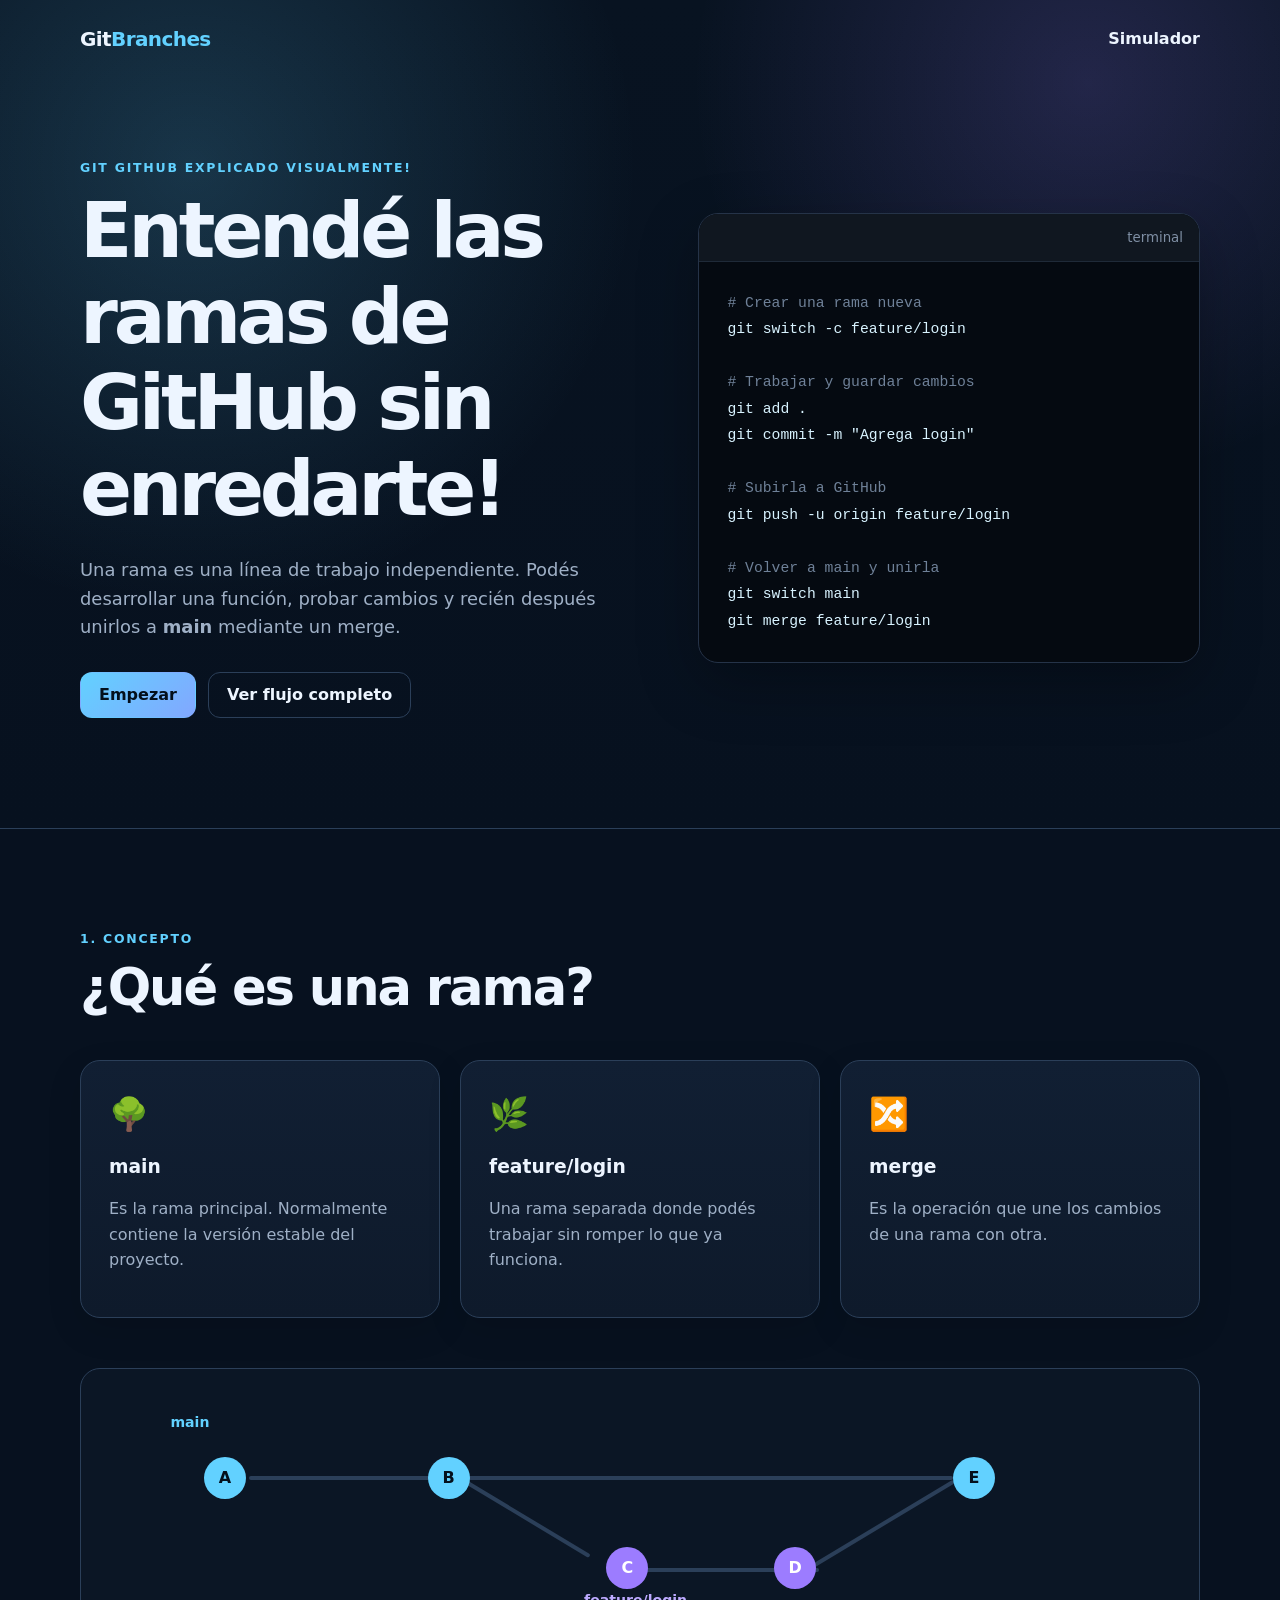
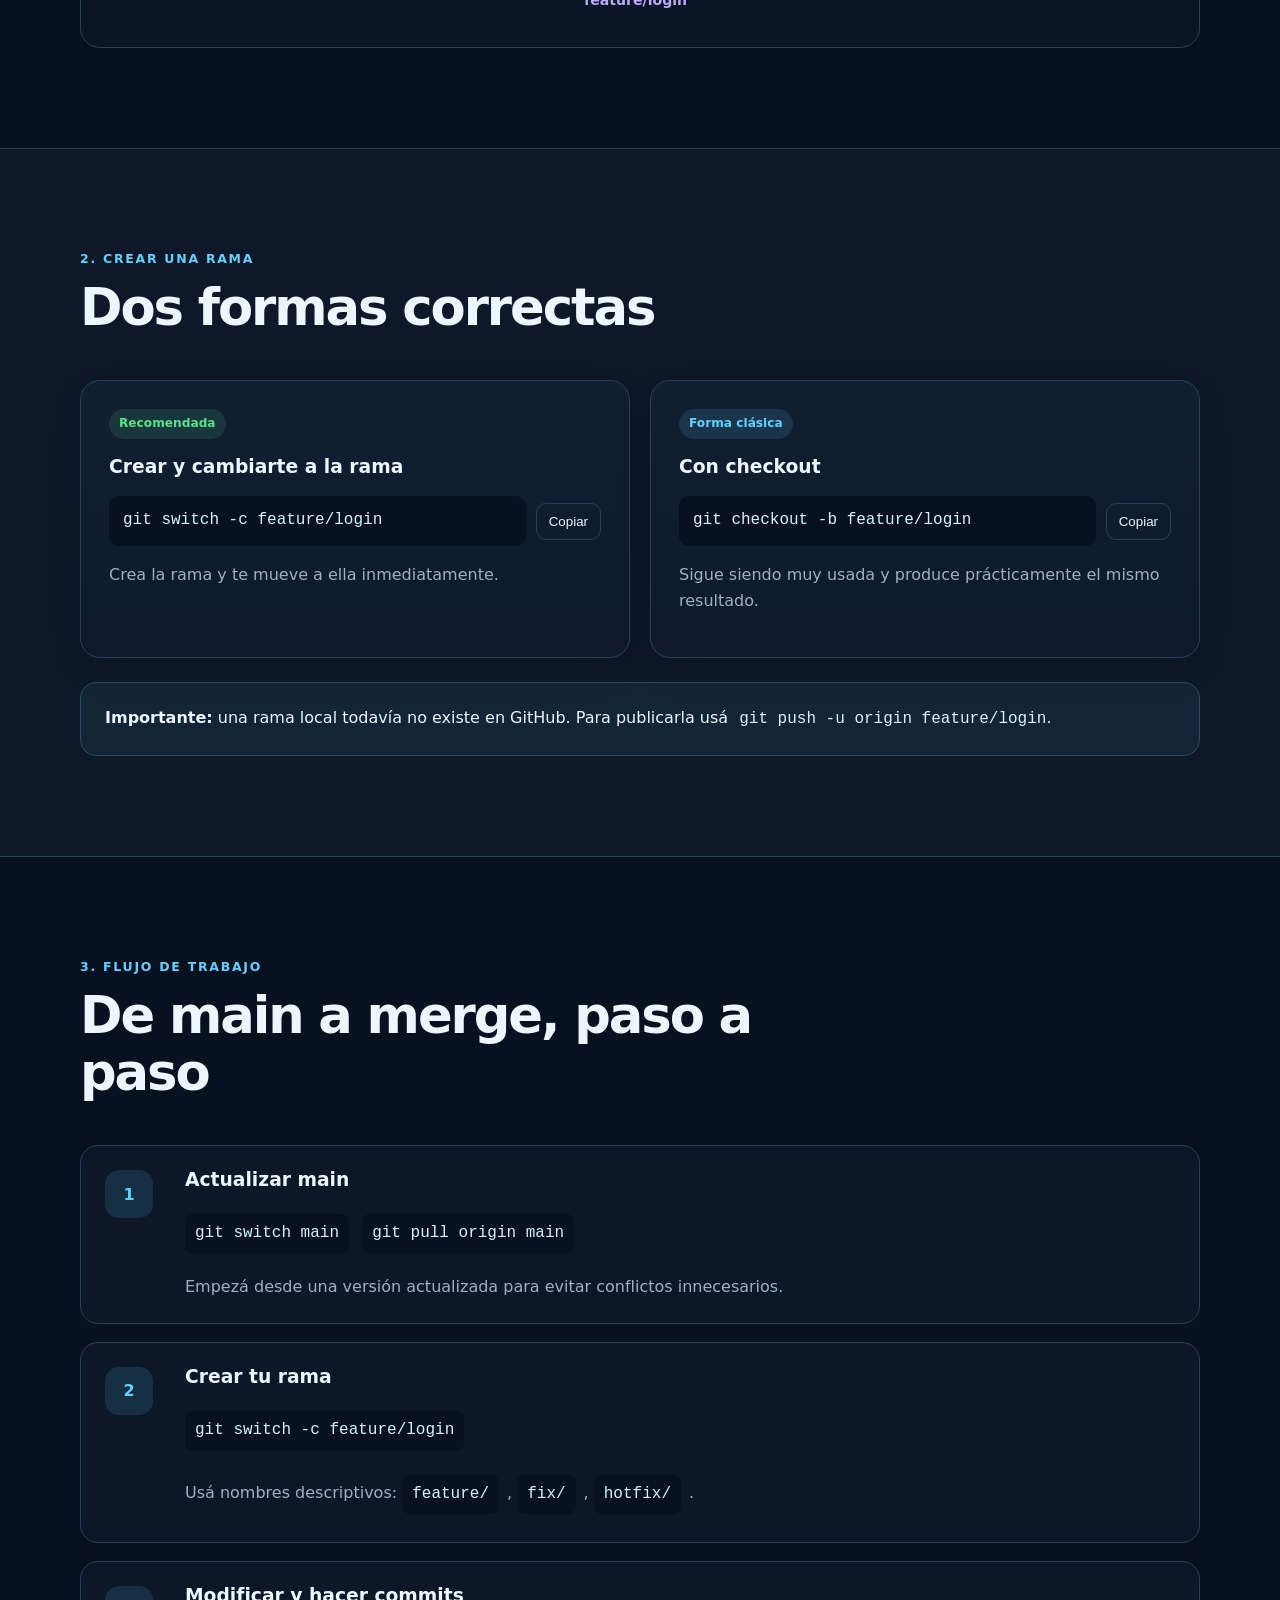
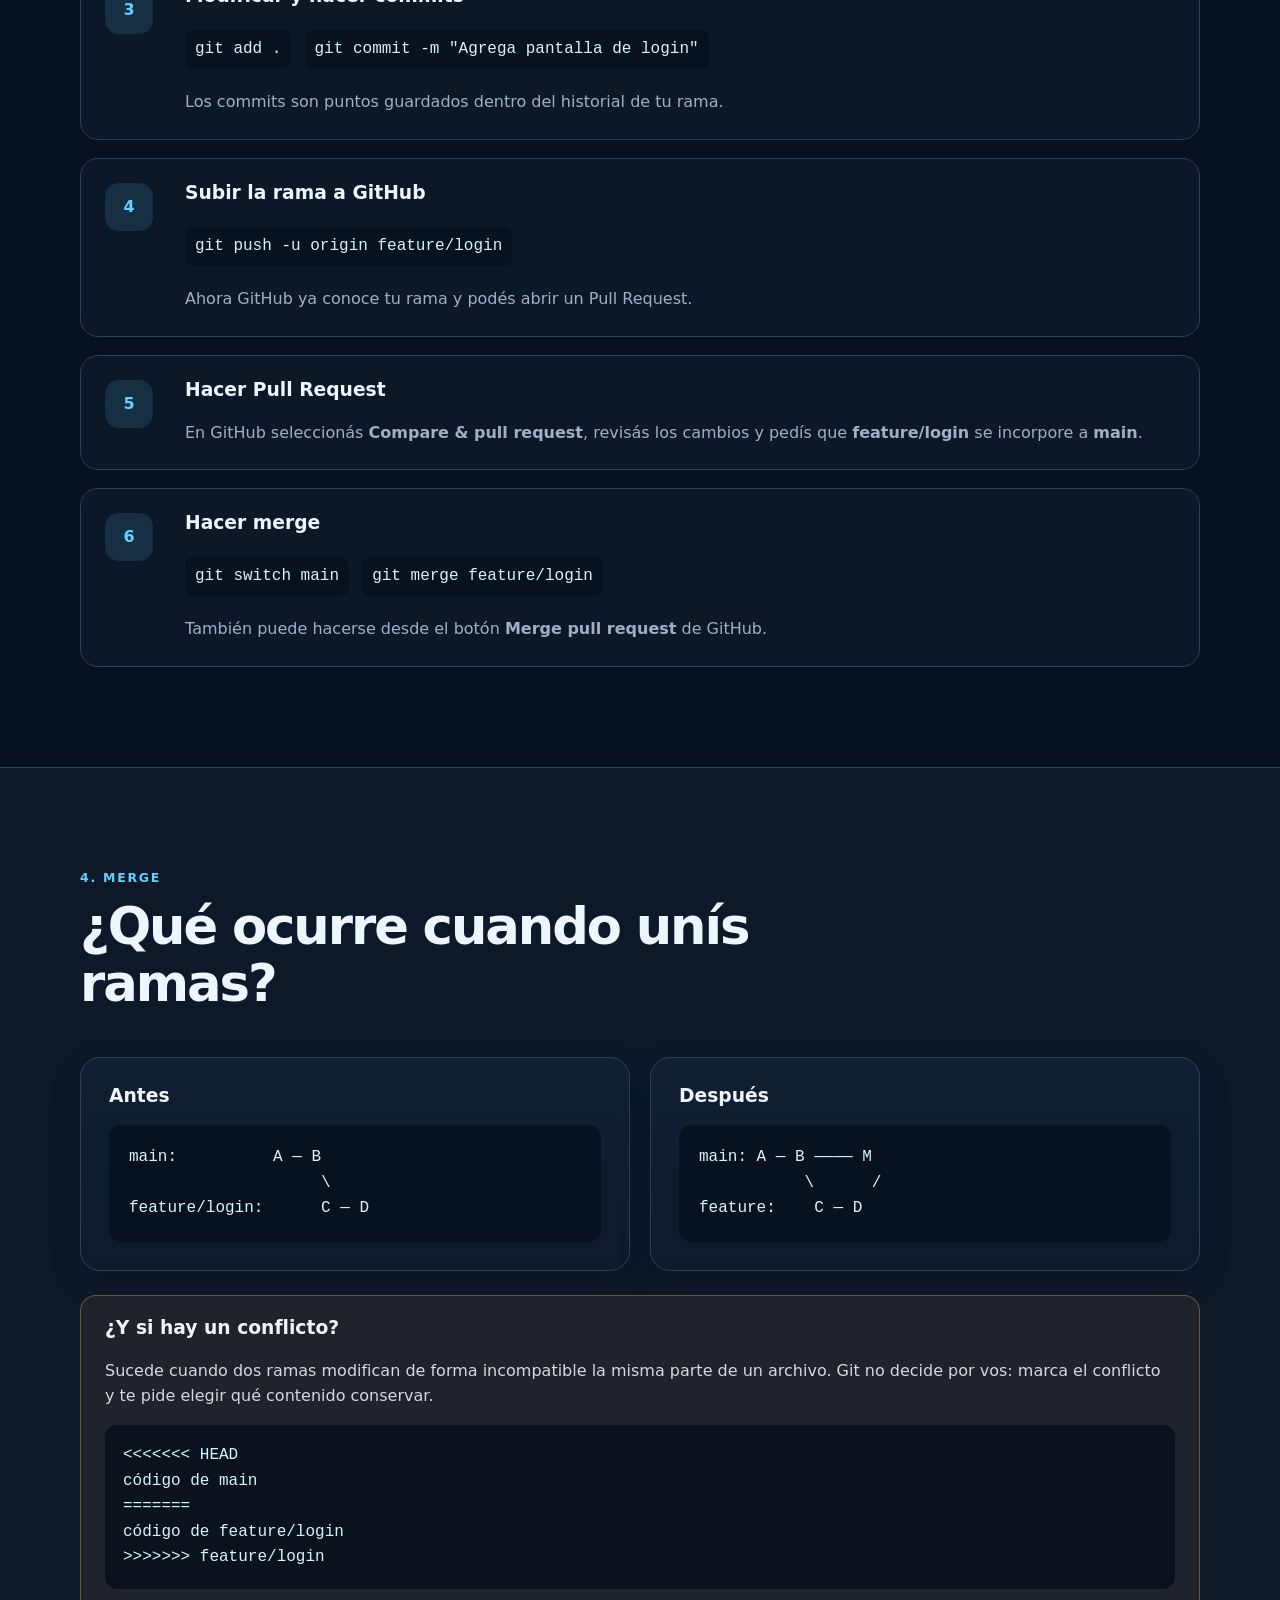
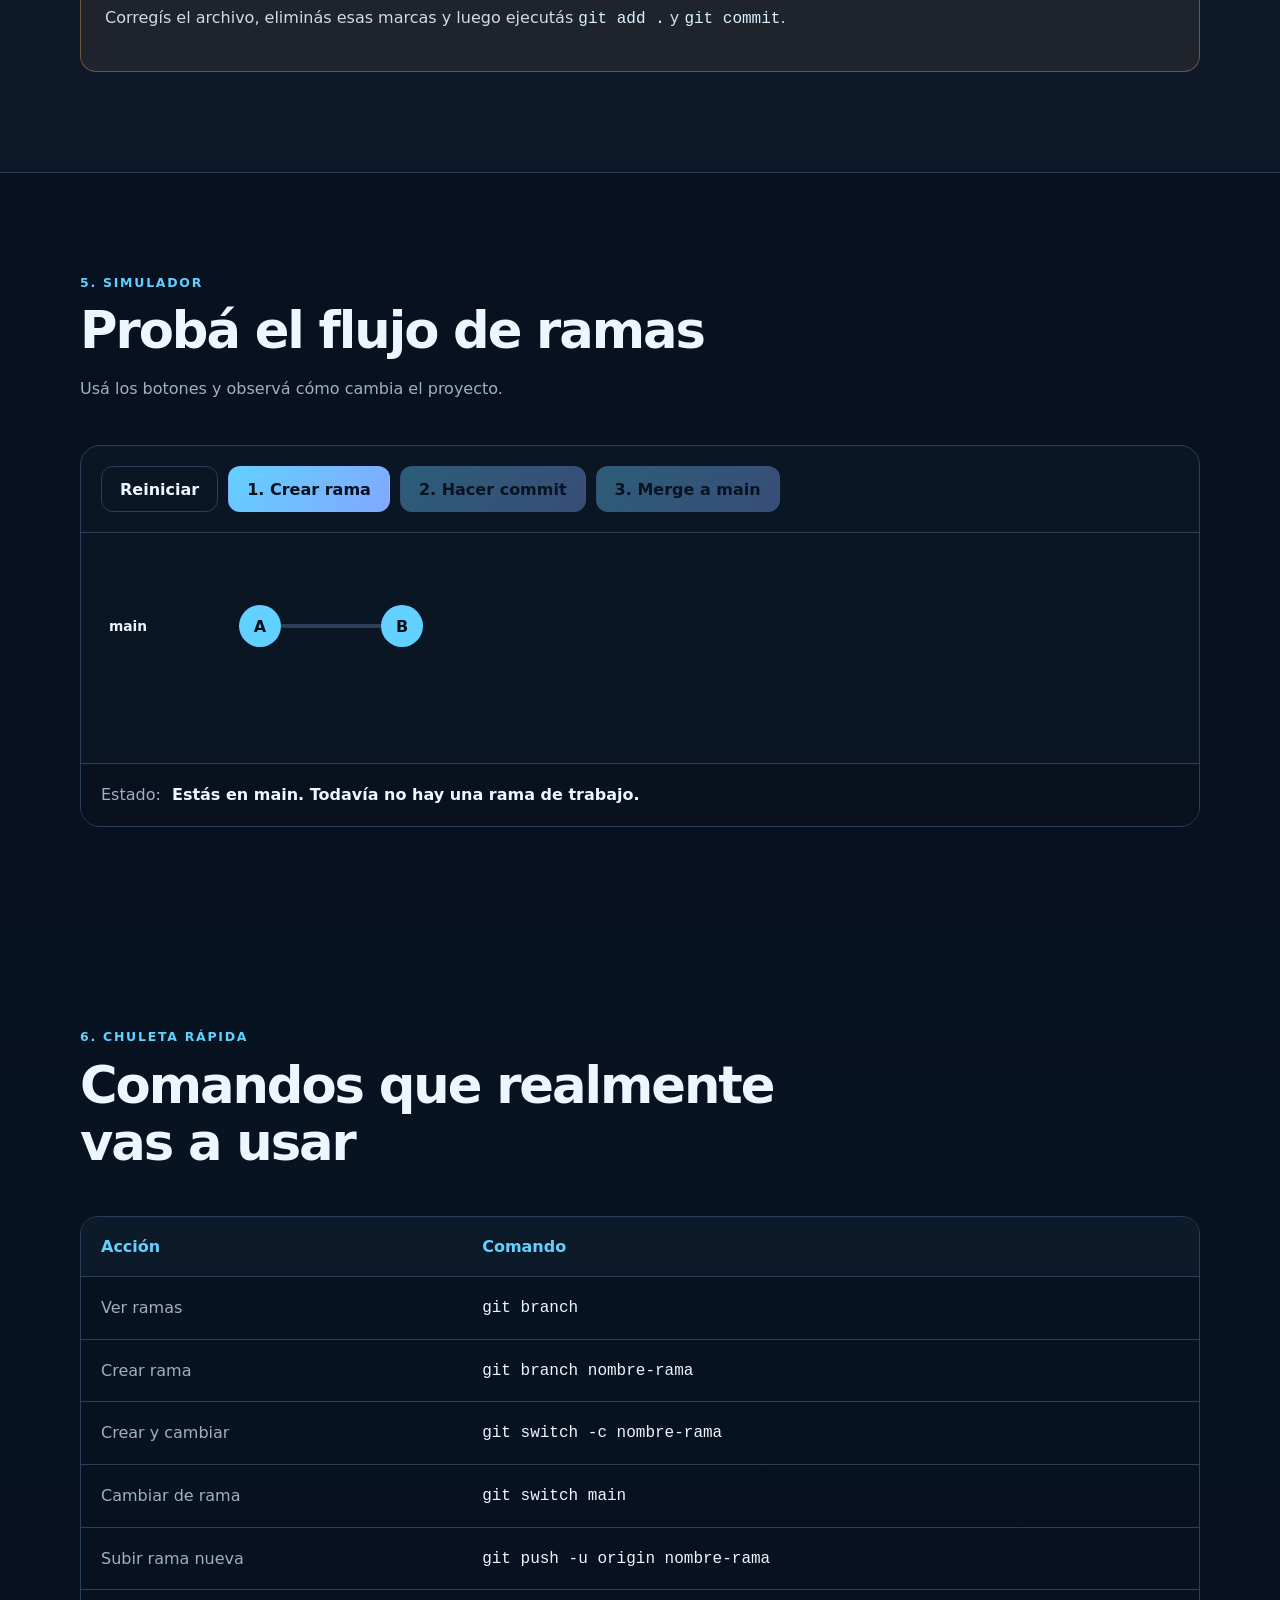
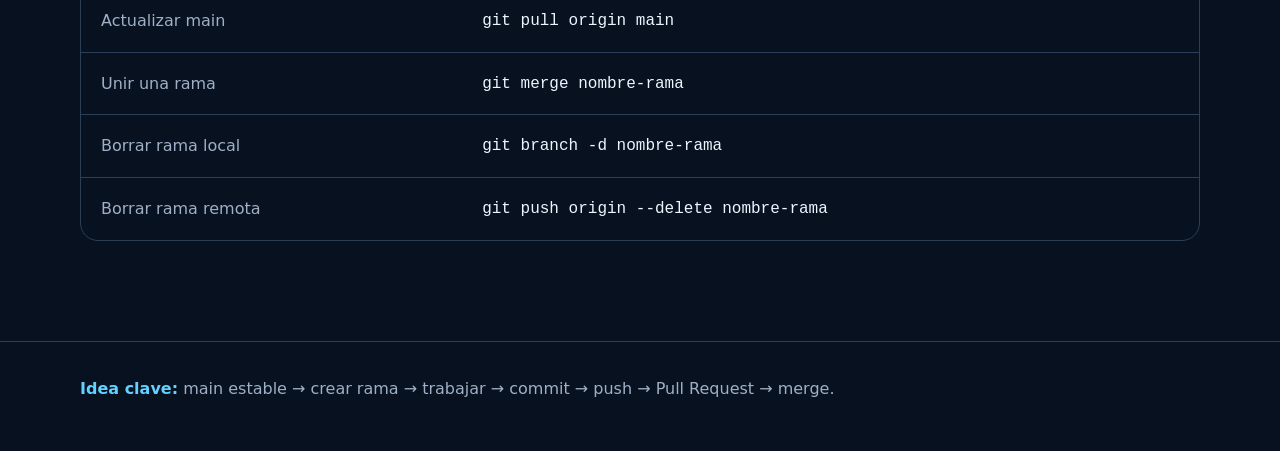
<file: index.html>
<!DOCTYPE html>
<html lang="es">
<head>
  <meta charset="UTF-8" />
  <meta name="viewport" content="width=device-width, initial-scale=1.0" />
  <title>GitHub Branches — Guía Visual</title>
  <link rel="stylesheet" href="styles.css" />
</head>
<body>
  <header class="hero">
    <nav class="nav container">
      <div class="brand">Git<span>Branches</span></div>
      <a class="nav-link" href="#simulador">Simulador</a>
    </nav>

    <div class="container hero-grid">
      <section>
        <p class="eyebrow">Git GitHub explicado visualmente!</p>
        <h1>Entendé las ramas de GitHub sin enredarte!</h1>
        <p class="hero-copy">
          Una rama es una línea de trabajo independiente. Podés desarrollar una función,
          probar cambios y recién después unirlos a <strong>main</strong> mediante un merge.
        </p>
        <div class="hero-actions">
          <a href="#concepto" class="btn btn-primary">Empezar</a>
          <a href="#flujo" class="btn btn-secondary">Ver flujo completo</a>
        </div>
      </section>

      <section class="terminal-card" aria-label="Ejemplo de comandos Git">
        <div class="terminal-top">
          
          <small>terminal</small>
        </div>
        <pre><code><span class="muted"># Crear una rama nueva</span>
git switch -c feature/login

<span class="muted"># Trabajar y guardar cambios</span>
git add .
git commit -m "Agrega login"

<span class="muted"># Subirla a GitHub</span>
git push -u origin feature/login

<span class="muted"># Volver a main y unirla</span>
git switch main
git merge feature/login</code></pre>
      </section>
    </div>
  </header>

  <main>
    <section id="concepto" class="section container">
      <div class="section-heading">
        <p class="eyebrow">1. Concepto</p>
        <h2>¿Qué es una rama?</h2>
      </div>

      <div class="cards three">
        <article class="card">
          <div class="icon">🌳</div>
          <h3>main</h3>
          <p>Es la rama principal. Normalmente contiene la versión estable del proyecto.</p>
        </article>
        <article class="card">
          <div class="icon">🌿</div>
          <h3>feature/login</h3>
          <p>Una rama separada donde podés trabajar sin romper lo que ya funciona.</p>
        </article>
        <article class="card">
          <div class="icon">🔀</div>
          <h3>merge</h3>
          <p>Es la operación que une los cambios de una rama con otra.</p>
        </article>
      </div>

      <div class="branch-diagram" aria-label="Diagrama de ramas">
        <div class="branch-label main-label">main</div>
        <div class="commit main">A</div>
        <div class="line horizontal line-main-1"></div>
        <div class="commit main c2">B</div>
        <div class="line split-line"></div>
        <div class="line feature-line"></div>
        <div class="commit feature f1">C</div>
        <div class="line horizontal line-feature"></div>
        <div class="commit feature f2">D</div>
        <div class="line merge-line"></div>
        <div class="commit main c3">E</div>
        <div class="branch-label feature-label">feature/login</div>
      </div>
    </section>

    <section class="section alt" id="crear">
      <div class="container">
        <div class="section-heading">
          <p class="eyebrow">2. Crear una rama</p>
          <h2>Dos formas correctas</h2>
        </div>

        <div class="cards two">
          <article class="card code-card">
            <span class="pill">Recomendada</span>
            <h3>Crear y cambiarte a la rama</h3>
            <div class="command-row">
              <code>git switch -c feature/login</code>
              <button class="copy-btn" data-copy="git switch -c feature/login">Copiar</button>
            </div>
            <p>Crea la rama y te mueve a ella inmediatamente.</p>
          </article>

          <article class="card code-card">
            <span class="pill neutral">Forma clásica</span>
            <h3>Con checkout</h3>
            <div class="command-row">
              <code>git checkout -b feature/login</code>
              <button class="copy-btn" data-copy="git checkout -b feature/login">Copiar</button>
            </div>
            <p>Sigue siendo muy usada y produce prácticamente el mismo resultado.</p>
          </article>
        </div>

        <div class="tip">
          <strong>Importante:</strong> una rama local todavía no existe en GitHub. Para publicarla usá
          <code>git push -u origin feature/login</code>.
        </div>
      </div>
    </section>

    <section id="flujo" class="section container">
      <div class="section-heading">
        <p class="eyebrow">3. Flujo de trabajo</p>
        <h2>De main a merge, paso a paso</h2>
      </div>

      <div class="timeline">
        <article class="step">
          <span class="step-number">1</span>
          <div>
            <h3>Actualizar main</h3>
            <code>git switch main</code>
            <code>git pull origin main</code>
            <p>Empezá desde una versión actualizada para evitar conflictos innecesarios.</p>
          </div>
        </article>

        <article class="step">
          <span class="step-number">2</span>
          <div>
            <h3>Crear tu rama</h3>
            <code>git switch -c feature/login</code>
            <p>Usá nombres descriptivos: <code>feature/</code>, <code>fix/</code>, <code>hotfix/</code>.</p>
          </div>
        </article>

        <article class="step">
          <span class="step-number">3</span>
          <div>
            <h3>Modificar y hacer commits</h3>
            <code>git add .</code>
            <code>git commit -m "Agrega pantalla de login"</code>
            <p>Los commits son puntos guardados dentro del historial de tu rama.</p>
          </div>
        </article>

        <article class="step">
          <span class="step-number">4</span>
          <div>
            <h3>Subir la rama a GitHub</h3>
            <code>git push -u origin feature/login</code>
            <p>Ahora GitHub ya conoce tu rama y podés abrir un Pull Request.</p>
          </div>
        </article>

        <article class="step">
          <span class="step-number">5</span>
          <div>
            <h3>Hacer Pull Request</h3>
            <p>
              En GitHub seleccionás <strong>Compare & pull request</strong>, revisás los cambios y pedís que
              <strong>feature/login</strong> se incorpore a <strong>main</strong>.
            </p>
          </div>
        </article>

        <article class="step">
          <span class="step-number">6</span>
          <div>
            <h3>Hacer merge</h3>
            <code>git switch main</code>
            <code>git merge feature/login</code>
            <p>También puede hacerse desde el botón <strong>Merge pull request</strong> de GitHub.</p>
          </div>
        </article>
      </div>
    </section>

    <section class="section alt" id="merge">
      <div class="container">
        <div class="section-heading">
          <p class="eyebrow">4. Merge</p>
          <h2>¿Qué ocurre cuando unís ramas?</h2>
        </div>

        <div class="comparison">
          <article class="card">
            <h3>Antes</h3>
            <pre class="mini-terminal">main:          A — B
                    \
feature/login:      C — D</pre>
          </article>
          <article class="card">
            <h3>Después</h3>
            <pre class="mini-terminal">main: A — B ———— M
           \      /
feature:    C — D</pre>
          </article>
        </div>

        <div class="warning">
          <h3>¿Y si hay un conflicto?</h3>
          <p>
            Sucede cuando dos ramas modifican de forma incompatible la misma parte de un archivo.
            Git no decide por vos: marca el conflicto y te pide elegir qué contenido conservar.
          </p>
          <pre><code>&lt;&lt;&lt;&lt;&lt;&lt;&lt; HEAD
código de main
=======
código de feature/login
&gt;&gt;&gt;&gt;&gt;&gt;&gt; feature/login</code></pre>
          <p>
            Corregís el archivo, eliminás esas marcas y luego ejecutás
            <code>git add .</code> y <code>git commit</code>.
          </p>
        </div>
      </div>
    </section>

    <section id="simulador" class="section container">
      <div class="section-heading">
        <p class="eyebrow">5. Simulador</p>
        <h2>Probá el flujo de ramas</h2>
        <p>Usá los botones y observá cómo cambia el proyecto.</p>
      </div>

      <div class="simulator">
        <div class="sim-controls">
          <button id="resetBtn" class="btn btn-secondary">Reiniciar</button>
          <button id="branchBtn" class="btn btn-primary">1. Crear rama</button>
          <button id="commitBtn" class="btn btn-primary" disabled>2. Hacer commit</button>
          <button id="mergeBtn" class="btn btn-primary" disabled>3. Merge a main</button>
        </div>

        <div class="sim-stage">
          <div class="sim-row main-row">
            <strong>main</strong>
            <div class="sim-node">A</div>
            <div class="sim-path"></div>
            <div class="sim-node">B</div>
            <div id="mergePath" class="sim-path hidden"></div>
            <div id="mergeNode" class="sim-node merge-node hidden">M</div>
          </div>

          <div id="featureRow" class="sim-row feature-row hidden">
            <strong>feature/login</strong>
            <div class="spacer"></div>
            <div class="branch-drop"></div>
            <div id="featureNode" class="sim-node feature-node">C</div>
            <div id="featureCommitPath" class="sim-path hidden"></div>
            <div id="featureCommitNode" class="sim-node feature-node hidden">D</div>
          </div>
        </div>

        <div class="sim-status">
          <span>Estado:</span>
          <strong id="simStatus">Estás en main. Todavía no hay una rama de trabajo.</strong>
        </div>
      </div>
    </section>

    <section class="section cheat-section">
      <div class="container">
        <div class="section-heading">
          <p class="eyebrow">6. Chuleta rápida</p>
          <h2>Comandos que realmente vas a usar</h2>
        </div>

        <div class="table-wrap">
          <table>
            <thead>
              <tr>
                <th>Acción</th>
                <th>Comando</th>
              </tr>
            </thead>
            <tbody>
              <tr><td>Ver ramas</td><td><code>git branch</code></td></tr>
              <tr><td>Crear rama</td><td><code>git branch nombre-rama</code></td></tr>
              <tr><td>Crear y cambiar</td><td><code>git switch -c nombre-rama</code></td></tr>
              <tr><td>Cambiar de rama</td><td><code>git switch main</code></td></tr>
              <tr><td>Subir rama nueva</td><td><code>git push -u origin nombre-rama</code></td></tr>
              <tr><td>Actualizar main</td><td><code>git pull origin main</code></td></tr>
              <tr><td>Unir una rama</td><td><code>git merge nombre-rama</code></td></tr>
              <tr><td>Borrar rama local</td><td><code>git branch -d nombre-rama</code></td></tr>
              <tr><td>Borrar rama remota</td><td><code>git push origin --delete nombre-rama</code></td></tr>
            </tbody>
          </table>
        </div>
      </div>
    </section>
  </main>

  <footer>
    <div class="container">
      <strong>Idea clave:</strong> main estable → crear rama → trabajar → commit → push → Pull Request → merge.
    </div>
  </footer>

  <div id="toast" class="toast">Comando copiado</div>
  <script src="script.js"></script>
</body>
</html>
</file>
<file: styles.css>
:root {
  --bg: #07111f;
  --bg-soft: #0d1829;
  --panel: #111f33;
  --panel-2: #17283f;
  --text: #edf5ff;
  --muted: #9fb0c6;
  --accent: #62d1ff;
  --accent-2: #9c7cff;
  --green: #57e389;
  --orange: #ffb454;
  --red: #ff6b7a;
  --line: #2b3f59;
  --radius: 20px;
  --shadow: 0 20px 60px rgba(0, 0, 0, .28);
}

* { box-sizing: border-box; }
html { scroll-behavior: smooth; }
body {
  margin: 0;
  font-family: Inter, ui-sans-serif, system-ui, -apple-system, BlinkMacSystemFont, "Segoe UI", sans-serif;
  color: var(--text);
  background: var(--bg);
  line-height: 1.6;
}

code, pre { font-family: "SFMono-Regular", Consolas, "Liberation Mono", monospace; }
code { color: #d8f3ff; }

.container { width: min(1120px, calc(100% - 40px)); margin: 0 auto; }

.hero {
  min-height: 92vh;
  background:
    radial-gradient(circle at 15% 20%, rgba(98, 209, 255, .18), transparent 35%),
    radial-gradient(circle at 85% 10%, rgba(156, 124, 255, .18), transparent 30%),
    linear-gradient(180deg, #081321 0%, var(--bg) 100%);
  border-bottom: 1px solid var(--line);
}

.nav {
  height: 78px;
  display: flex;
  align-items: center;
  justify-content: space-between;
}

.brand { font-size: 1.25rem; font-weight: 800; letter-spacing: -.03em; }
.brand span { color: var(--accent); }
.nav-link { color: var(--text); text-decoration: none; font-weight: 700; }

.hero-grid {
  min-height: calc(92vh - 78px);
  display: grid;
  grid-template-columns: 1.05fr .95fr;
  gap: 64px;
  align-items: center;
  padding: 70px 0 100px;
}

.eyebrow {
  margin: 0 0 10px;
  color: var(--accent);
  text-transform: uppercase;
  letter-spacing: .14em;
  font-size: .78rem;
  font-weight: 800;
}

h1, h2, h3 { line-height: 1.12; }
h1 { font-size: clamp(3rem, 6vw, 5.9rem); letter-spacing: -.055em; margin: 0 0 24px; }
h2 { font-size: clamp(2rem, 4vw, 3.4rem); letter-spacing: -.04em; margin: 0; }
h3 { margin-top: 0; }
.hero-copy { max-width: 650px; color: var(--muted); font-size: 1.12rem; }
.hero-actions { display: flex; flex-wrap: wrap; gap: 12px; margin-top: 30px; }

.btn {
  display: inline-flex;
  align-items: center;
  justify-content: center;
  min-height: 46px;
  padding: 0 18px;
  border-radius: 12px;
  border: 1px solid transparent;
  cursor: pointer;
  font: inherit;
  font-weight: 800;
  text-decoration: none;
  transition: transform .2s ease, opacity .2s ease, border-color .2s ease;
}
.btn:hover { transform: translateY(-2px); }
.btn:disabled { opacity: .38; cursor: not-allowed; transform: none; }
.btn-primary { background: linear-gradient(135deg, var(--accent), #82a7ff); color: #04101c; }
.btn-secondary { background: transparent; color: var(--text); border-color: var(--line); }

.terminal-card {
  border-radius: var(--radius);
  background: #050a11;
  border: 1px solid #253348;
  box-shadow: var(--shadow);
  overflow: hidden;
}
.terminal-top {
  display: flex;
  align-items: center;
  gap: 8px;
  padding: 13px 16px;
  background: #101720;
  border-bottom: 1px solid #1f2a38;
}
.terminal-top span { width: 11px; height: 11px; border-radius: 50%; background: #ff6b6b; }
.terminal-top span:nth-child(2) { background: #ffd166; }
.terminal-top span:nth-child(3) { background: #57e389; }
.terminal-top small { margin-left: auto; color: #7f8fa4; }
.terminal-card pre { margin: 0; padding: 28px; overflow-x: auto; font-size: .92rem; line-height: 1.8; }
.muted { color: #6f8198; }

.section { padding: 100px 0; }
.section.alt { background: var(--bg-soft); border-block: 1px solid var(--line); }
.section-heading { max-width: 760px; margin-bottom: 44px; }
.section-heading > p:last-child { color: var(--muted); }

.cards { display: grid; gap: 20px; }
.cards.three { grid-template-columns: repeat(3, 1fr); }
.cards.two { grid-template-columns: repeat(2, 1fr); }
.card {
  padding: 28px;
  background: linear-gradient(180deg, var(--panel), #0e1a2b);
  border: 1px solid var(--line);
  border-radius: var(--radius);
  box-shadow: 0 12px 35px rgba(0, 0, 0, .12);
}
.card p { color: var(--muted); }
.icon { font-size: 2rem; margin-bottom: 16px; }

.branch-diagram {
  position: relative;
  height: 280px;
  margin-top: 50px;
  background: #0b1625;
  border: 1px solid var(--line);
  border-radius: var(--radius);
  overflow: hidden;
}
.commit {
  position: absolute;
  width: 42px;
  height: 42px;
  border-radius: 50%;
  display: grid;
  place-items: center;
  font-weight: 900;
  z-index: 2;
}
.commit.main { background: var(--accent); color: #04101c; top: 88px; left: 11%; }
.commit.c2 { left: 31%; }
.commit.c3 { left: 78%; }
.commit.feature { background: var(--accent-2); top: 178px; color: white; }
.commit.f1 { left: 47%; }
.commit.f2 { left: 62%; }
.line { position: absolute; height: 4px; background: var(--line); border-radius: 999px; transform-origin: left center; }
.line-main-1 { top: 107px; left: 15%; width: 63%; }
.split-line { top: 108px; left: 34%; width: 150px; transform: rotate(31deg); }
.feature-line { top: 199px; left: 50%; width: 16%; }
.merge-line { top: 198px; left: 65%; width: 170px; transform: rotate(-31deg); }
.branch-label { position: absolute; font-weight: 800; font-size: .88rem; }
.main-label { top: 42px; left: 8%; color: var(--accent); }
.feature-label { top: 220px; left: 45%; color: #bdaaff; }

.pill {
  display: inline-block;
  padding: 5px 10px;
  margin-bottom: 18px;
  border-radius: 999px;
  background: rgba(87, 227, 137, .12);
  color: var(--green);
  font-size: .76rem;
  font-weight: 800;
}
.pill.neutral { background: rgba(98, 209, 255, .12); color: var(--accent); }
.command-row { display: flex; gap: 10px; align-items: center; margin: 16px 0; }
.command-row code { flex: 1; padding: 12px 14px; border-radius: 10px; background: #07111f; overflow-x: auto; }
.copy-btn { border: 1px solid var(--line); background: transparent; color: var(--text); border-radius: 10px; padding: 10px 12px; cursor: pointer; }
.tip, .warning {
  margin-top: 24px;
  padding: 22px 24px;
  border-radius: 16px;
  border: 1px solid #2f4963;
  background: rgba(98, 209, 255, .06);
}
.tip code { margin-left: 6px; }

.timeline { position: relative; display: grid; gap: 18px; }
.step {
  display: grid;
  grid-template-columns: 58px 1fr;
  gap: 22px;
  padding: 24px;
  border-radius: 18px;
  background: #0c1828;
  border: 1px solid var(--line);
}
.step-number {
  width: 48px;
  height: 48px;
  border-radius: 14px;
  display: grid;
  place-items: center;
  background: rgba(98, 209, 255, .12);
  color: var(--accent);
  font-weight: 900;
}
.step code { display: inline-block; margin: 4px 8px 4px 0; padding: 7px 10px; background: #07111f; border-radius: 8px; }
.step p { color: var(--muted); margin-bottom: 0; }

.comparison { display: grid; grid-template-columns: 1fr 1fr; gap: 20px; }
.mini-terminal { padding: 20px; margin: 0; border-radius: 12px; background: #07111f; color: #d9f5ff; overflow-x: auto; }
.warning { border-color: rgba(255, 180, 84, .35); background: rgba(255, 180, 84, .07); }
.warning pre { overflow-x: auto; background: #0a121d; padding: 18px; border-radius: 12px; }
.warning p { color: #d1dae5; }

.simulator {
  border: 1px solid var(--line);
  border-radius: var(--radius);
  overflow: hidden;
  background: #0b1625;
}
.sim-controls { display: flex; flex-wrap: wrap; gap: 10px; padding: 20px; border-bottom: 1px solid var(--line); }
.sim-stage { padding: 48px 28px; min-height: 230px; overflow-x: auto; }
.sim-row { min-width: 700px; height: 90px; display: flex; align-items: center; }
.sim-row strong { width: 130px; font-size: .86rem; }
.sim-node { width: 42px; height: 42px; border-radius: 50%; display: grid; place-items: center; font-weight: 900; color: #04101c; background: var(--accent); flex: 0 0 auto; }
.feature-node { background: var(--accent-2); color: white; }
.merge-node { background: var(--green); }
.sim-path { width: 100px; height: 4px; background: var(--line); flex: 0 0 auto; }
.spacer { width: 142px; flex: 0 0 auto; }
.branch-drop { width: 54px; height: 42px; border-left: 4px solid var(--accent-2); border-bottom: 4px solid var(--accent-2); transform: translateY(-23px); flex: 0 0 auto; }
.hidden { display: none !important; }
.sim-status { padding: 18px 20px; border-top: 1px solid var(--line); background: #08111d; color: var(--muted); }
.sim-status strong { color: var(--text); margin-left: 6px; }

.cheat-section { background: linear-gradient(180deg, #081321, #07111f); }
.table-wrap { overflow-x: auto; border: 1px solid var(--line); border-radius: 18px; }
table { width: 100%; border-collapse: collapse; min-width: 650px; }
th, td { padding: 17px 20px; text-align: left; border-bottom: 1px solid var(--line); }
th { color: var(--accent); background: #0d1a2a; }
td { color: var(--muted); }
td code { color: var(--text); }
tr:last-child td { border-bottom: 0; }

footer { padding: 34px 0 50px; border-top: 1px solid var(--line); color: var(--muted); }
footer strong { color: var(--accent); }

.toast {
  position: fixed;
  right: 24px;
  bottom: 24px;
  padding: 12px 16px;
  border-radius: 12px;
  background: #e7f8ff;
  color: #07111f;
  font-weight: 800;
  opacity: 0;
  transform: translateY(12px);
  pointer-events: none;
  transition: .25s ease;
}
.toast.show { opacity: 1; transform: translateY(0); }

@media (max-width: 860px) {
  .hero-grid, .cards.three, .cards.two, .comparison { grid-template-columns: 1fr; }
  .hero-grid { gap: 36px; }
  .branch-diagram { transform-origin: top left; }
}

@media (max-width: 620px) {
  .container { width: min(100% - 24px, 1120px); }
  .section { padding: 72px 0; }
  h1 { font-size: 3.25rem; }
  .hero-grid { padding-top: 35px; }
  .step { grid-template-columns: 1fr; }
  .command-row { align-items: stretch; flex-direction: column; }
  .copy-btn { width: 100%; }
  .branch-diagram { height: 240px; }
}
</file>
